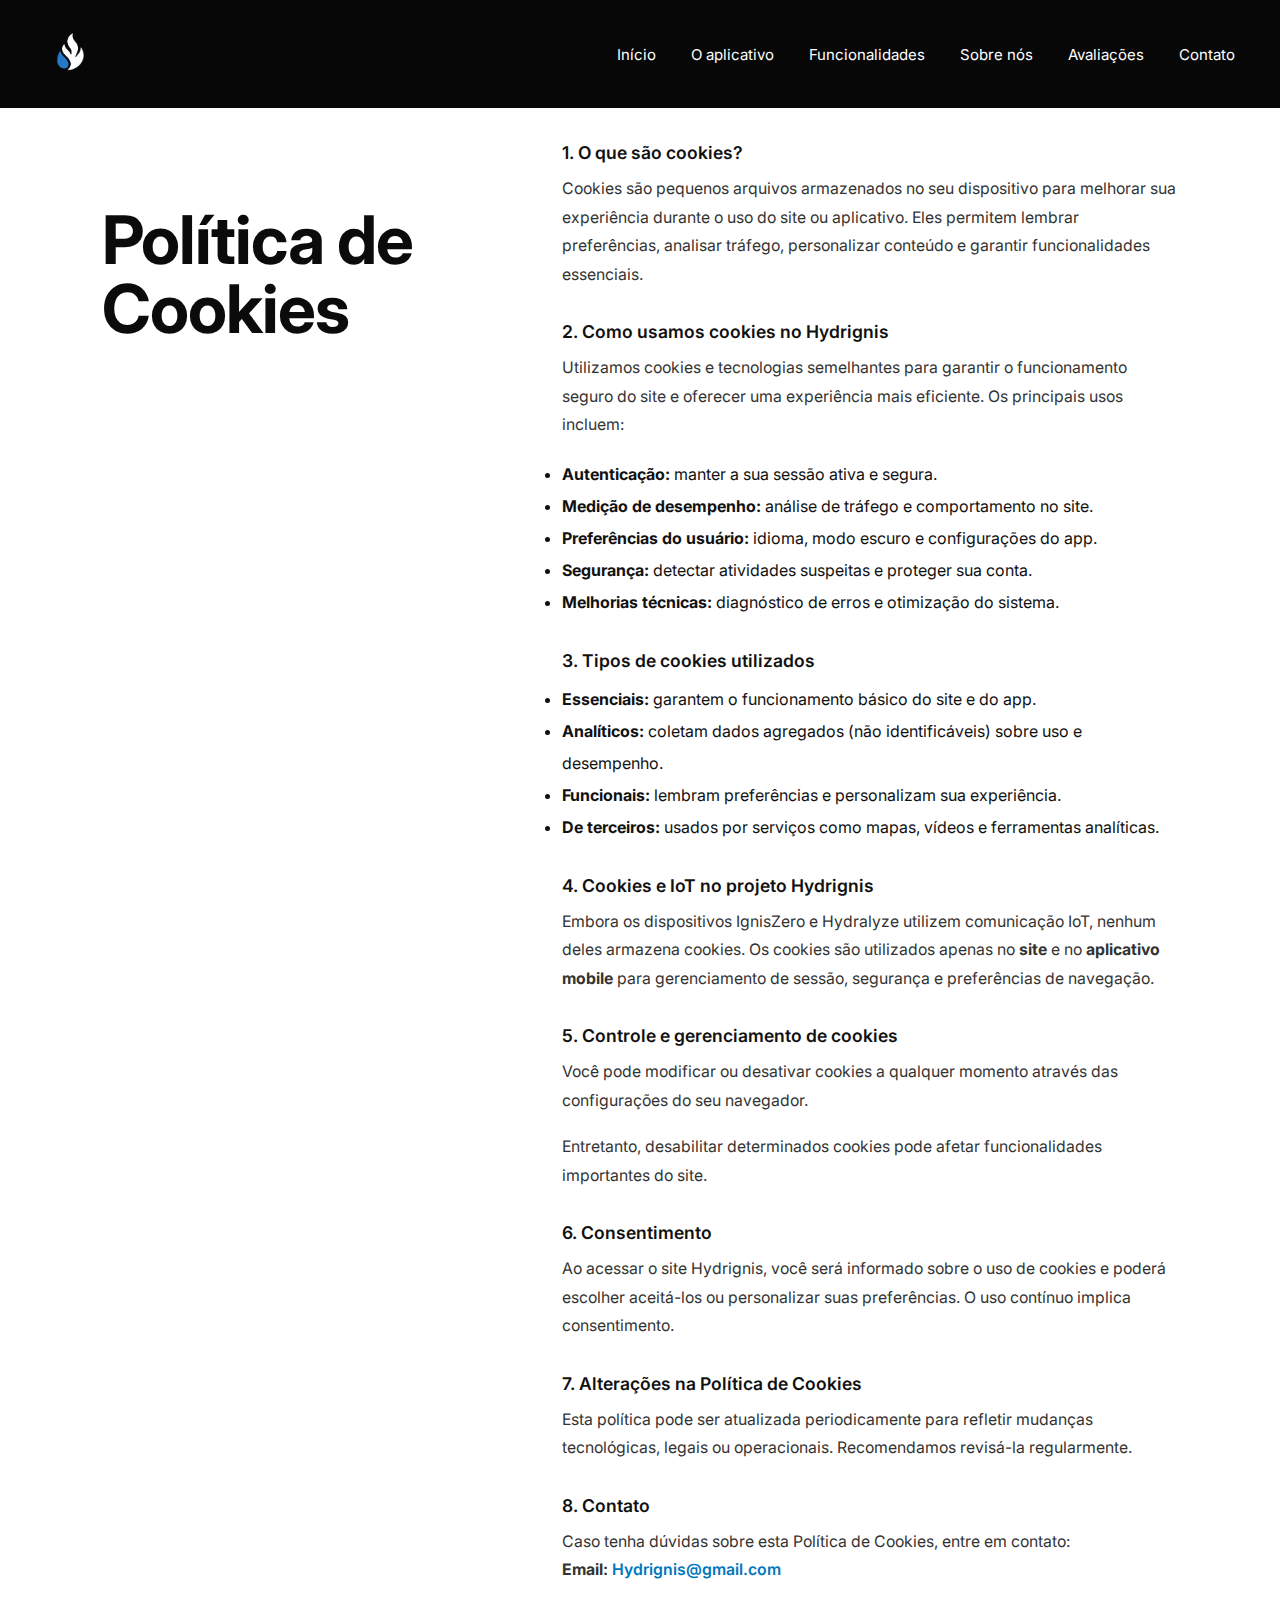
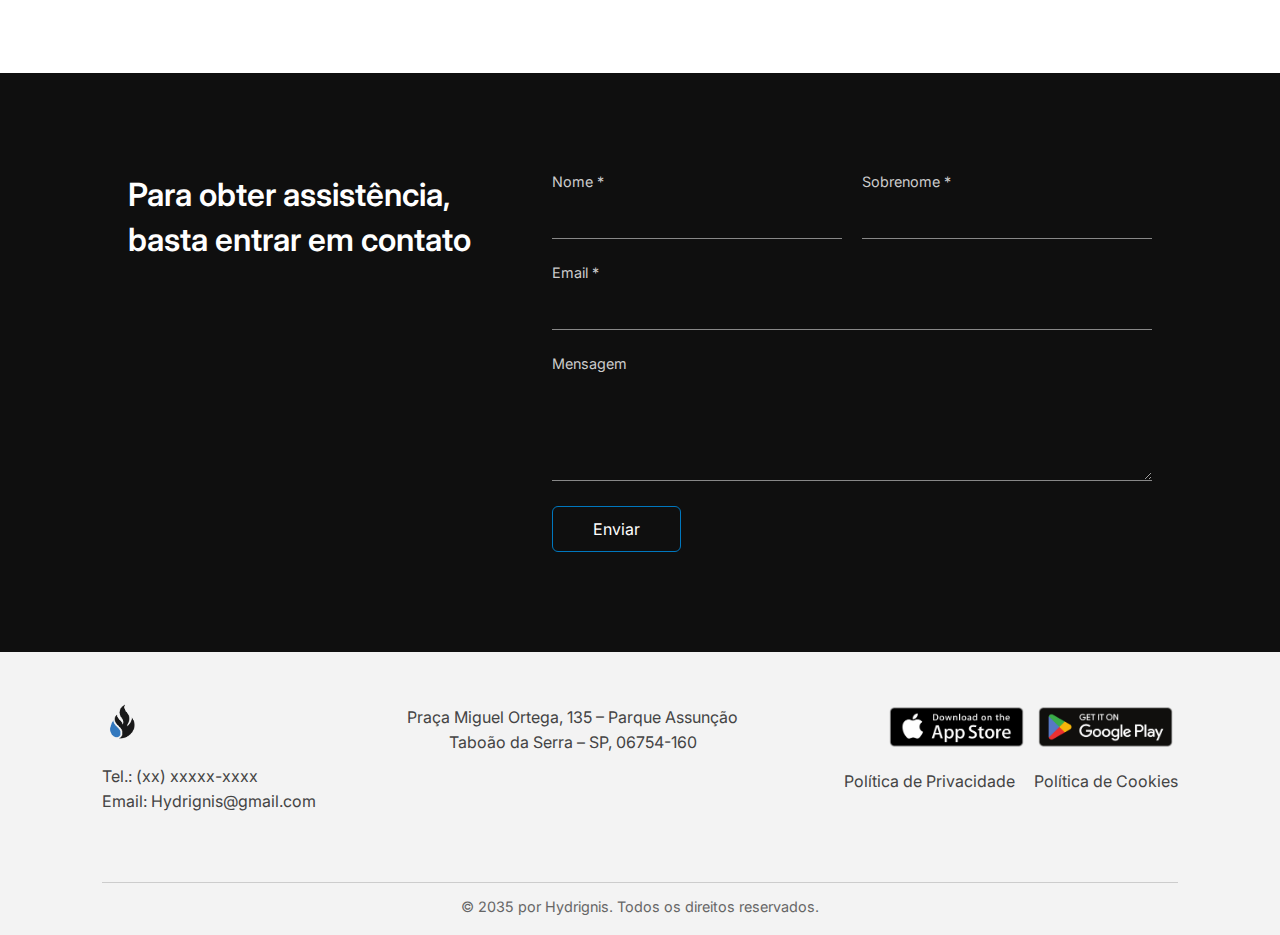
<file: Páginas/cookies.html>
<!DOCTYPE html>
<html lang="pt-BR">

<head>
    <meta charset="UTF-8">
    <meta name="viewport" content="width=device-width, initial-scale=1.0">
    <title>Hydrignis</title>
    <link rel="stylesheet" href="cookies.css">
    <link rel="preconnect" href="https://fonts.googleapis.com">
    <link rel="preconnect" href="https://fonts.gstatic.com" crossorigin>
    <link
        href="https://fonts.googleapis.com/css2?family=Inter:ital,opsz,wght@0,14..32,100..900;1,14..32,100..900&display=swap"
        rel="stylesheet">
    <link rel="icon" type="image/png" href="../Imagens/logo-site-tcc.png">
</head>

<body>

    <header>
        <a href="../index.html"><img src="../Imagens/logo.png" alt="Hydrignis Logo" class="logo"></a>
        <nav>
            <ul>
                <li><a href="../index.html">Início</a></li>
                <li><a href="../index.html">O aplicativo</a></li>
                <li><a href="../index.html">Funcionalidades</a></li>
                <li><a href="../index.html">Sobre nós</a></li>
                <li><a href="../index.html">Avaliações</a></li>
                <li><a href="../index.html">Contato</a></li>
            </ul>
        </nav>
    </header>

    <section class="privacidade">
        <div class="priv-container">
            <div class="priv-left">
                <h1>Política de<br>Cookies</h1>
            </div>

            <div class="priv-right">
                <h3>1. O que são cookies?</h3>
                <p>
                    Cookies são pequenos arquivos armazenados no seu dispositivo para melhorar sua experiência
                    durante o uso do site ou aplicativo. Eles permitem lembrar preferências, analisar tráfego,
                    personalizar conteúdo e garantir funcionalidades essenciais.
                </p>

                <h3>2. Como usamos cookies no Hydrignis</h3>
                <p>
                    Utilizamos cookies e tecnologias semelhantes para garantir o funcionamento seguro do site e
                    oferecer uma experiência mais eficiente. Os principais usos incluem:
                </p>
                <ul>
                    <li><strong>Autenticação:</strong> manter a sua sessão ativa e segura.</li>
                    <li><strong>Medição de desempenho:</strong> análise de tráfego e comportamento no site.</li>
                    <li><strong>Preferências do usuário:</strong> idioma, modo escuro e configurações do app.</li>
                    <li><strong>Segurança:</strong> detectar atividades suspeitas e proteger sua conta.</li>
                    <li><strong>Melhorias técnicas:</strong> diagnóstico de erros e otimização do sistema.</li>
                </ul>

                <h3>3. Tipos de cookies utilizados</h3>
                <ul>
                    <li><strong>Essenciais:</strong> garantem o funcionamento básico do site e do app.</li>
                    <li><strong>Analíticos:</strong> coletam dados agregados (não identificáveis) sobre uso e
                        desempenho.</li>
                    <li><strong>Funcionais:</strong> lembram preferências e personalizam sua experiência.</li>
                    <li><strong>De terceiros:</strong> usados por serviços como mapas, vídeos e ferramentas analíticas.
                    </li>
                </ul>

                <h3>4. Cookies e IoT no projeto Hydrignis</h3>
                <p>
                    Embora os dispositivos IgnisZero e Hydralyze utilizem comunicação IoT, nenhum deles armazena
                    cookies. Os cookies são utilizados apenas no <strong>site</strong> e no <strong>aplicativo
                        mobile</strong>
                    para gerenciamento de sessão, segurança e preferências de navegação.
                </p>

                <h3>5. Controle e gerenciamento de cookies</h3>
                <p>Você pode modificar ou desativar cookies a qualquer momento através das configurações do seu
                    navegador.</p>
                <p>Entretanto, desabilitar determinados cookies pode afetar funcionalidades importantes do site.</p>

                <h3>6. Consentimento</h3>
                <p>
                    Ao acessar o site Hydrignis, você será informado sobre o uso de cookies e poderá escolher
                    aceitá-los ou personalizar suas preferências. O uso contínuo implica consentimento.
                </p>

                <h3>7. Alterações na Política de Cookies</h3>
                <p>
                    Esta política pode ser atualizada periodicamente para refletir mudanças tecnológicas,
                    legais ou operacionais. Recomendamos revisá-la regularmente.
                </p>

                <h3>8. Contato</h3>
                <p>
                    Caso tenha dúvidas sobre esta Política de Cookies, entre em contato:
                    <br>
                    <strong>Email:</strong> <a href="mailto:Hydrignis@gmail.com">Hydrignis@gmail.com</a>
                </p>

            </div>
        </div>
    </section>

    <section class="contato">
        <div class="contato-container">
            <div class="contato-texto">
                <h2>Para obter assistência,<br> basta entrar em contato</h2>
            </div>

            <form class="formulario">
                <div class="linha">
                    <div class="campo">
                        <label for="nome">Nome *</label>
                        <input type="text" id="nome" required>
                    </div>
                    <div class="campo">
                        <label for="sobrenome">Sobrenome *</label>
                        <input type="text" id="sobrenome" required>
                    </div>
                </div>

                <div class="campo">
                    <label for="email">Email *</label>
                    <input type="email" id="email" required>
                </div>

                <div class="campo">
                    <label for="mensagem">Mensagem</label>
                    <textarea id="mensagem" rows="4"></textarea>
                </div>

                <button type="submit" class="btn-enviar">Enviar</button>
            </form>
        </div>
    </section>

    <footer class="footer">
        <div class="footer-container">

            <div class="footer-logo">
                <img src="../Imagens/logo2.png" alt="Logo Hydrignis">
                <p>Tel.: (xx) xxxxx-xxxx</p>
                <p>Email: Hydrignis@gmail.com</p>
                <div class="footer-social">
                    <a href="#"><i class="fa-brands fa-facebook-f"></i></a>
                    <a href="#"><i class="fa-brands fa-twitter"></i></a>
                    <a href="#"><i class="fa-brands fa-linkedin-in"></i></a>
                </div>
            </div>

            <div class="footer-endereco">
                <p>Praça Miguel Ortega, 135 – Parque Assunção</p>
                <p>Taboão da Serra – SP, 06754-160</p>
            </div>

            <div class="footer-lojas">
                <div class="footer-botoes">
                    <img src="../Imagens/apple.png" alt="App Store">
                    <img src="../Imagens/googleplay.png" alt="Google Play">
                </div>
                <div class="footer-politicas">
                    <a href="políticas.html">Política de Privacidade</a>
                    <a href="#">Política de Cookies</a>
                </div>
            </div>

        </div>

        <div class="footer-copy">
            <p>© 2035 por Hydrignis. Todos os direitos reservados.</p>
        </div>
    </footer>


</body>

</html>
</file>
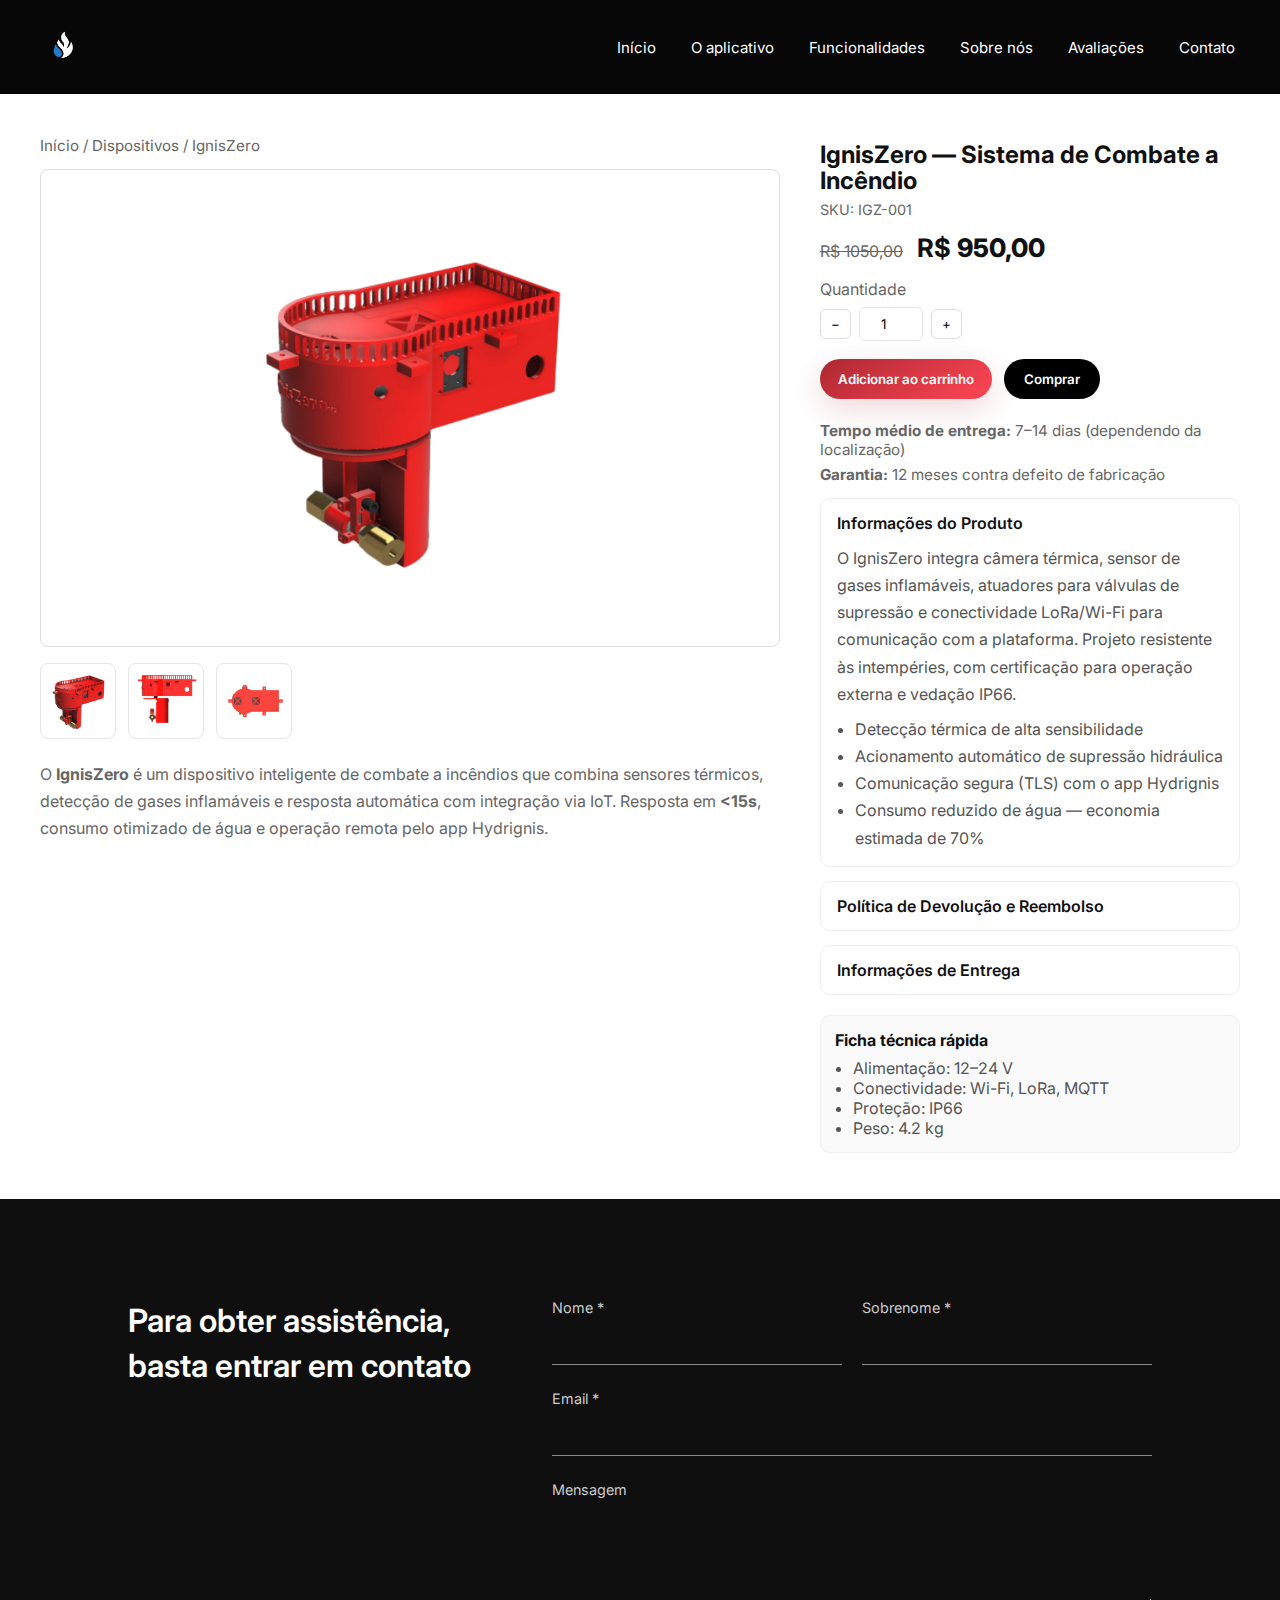
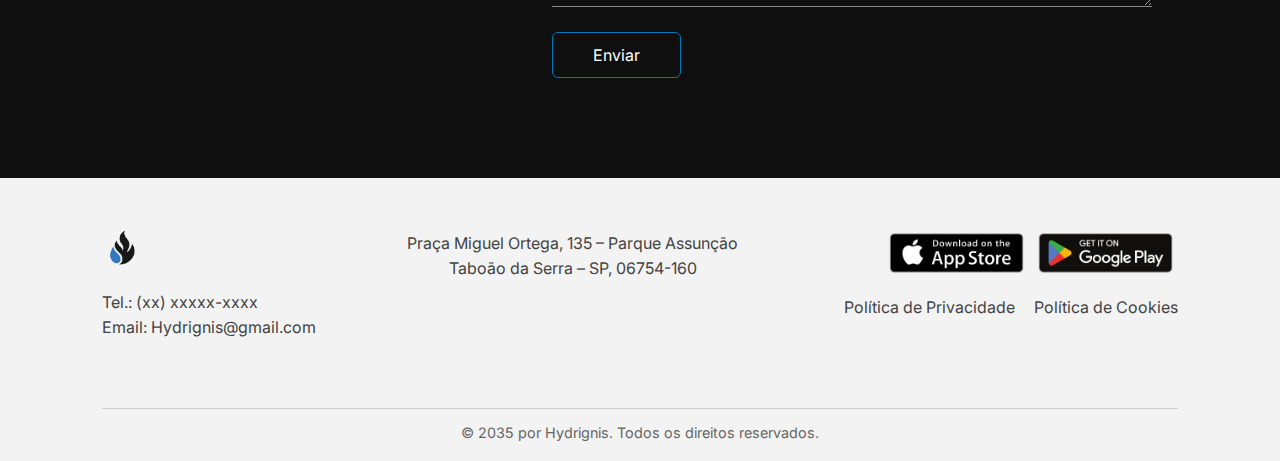
<file: Páginas/ignis.html>
<!DOCTYPE html>
<html lang="pt-BR">

<head>
    <meta charset="UTF-8">
    <meta name="viewport" content="width=device-width, initial-scale=1.0">
    <title>Hydrignis</title>
    <link rel="stylesheet" href="ignis.css">
    <link rel="preconnect" href="https://fonts.googleapis.com">
    <link rel="preconnect" href="https://fonts.gstatic.com" crossorigin>
    <link
        href="https://fonts.googleapis.com/css2?family=Inter:ital,opsz,wght@0,14..32,100..900;1,14..32,100..900&display=swap"
        rel="stylesheet">
    <link rel="icon" type="image/png" href="../Site - TCC/Imagens/logo-site-tcc.png">
</head>

<body>

    <header>
        <a href="../index.html"><img src="../Imagens/logo.png" alt="Hydrignis Logo" class="logo"></a>
        <nav>
            <ul>
                <li><a href="../index.html">Início</a></li>
                <li><a href="../index.html">O aplicativo</a></li>
                <li><a href="../index.html">Funcionalidades</a></li>
                <li><a href="../index.html">Sobre nós</a></li>
                <li><a href="../index.html">Avaliações</a></li>
                <li><a href="../index.html">Contato</a></li>
            </ul>
        </nav>
    </header>

    <main class="produto-page wrap">

        <section class="produto-left">
            <nav class="breadcrumb">Início / Dispositivos / IgnisZero</nav>

            <div class="produto-gallery">
                <div class="imagem-principal">
                    <img src="../Imagens/igniszero.png" alt="IgnisZero - Sistema de combate a incêndio" />
                </div>

                <div class="miniaturas">
                    <img src="../Imagens/igniszero.png" alt="" />
                    <img src="../Imagens/ignis2.png" alt="" />
                    <img src="../Imagens/ignis3.png" alt="" />
                </div>
            </div>

            <div class="descricao-curta">
                <p>
                    O <strong>IgnisZero</strong> é um dispositivo inteligente de combate a incêndios que
                    combina sensores térmicos, detecção de gases inflamáveis e resposta automática com
                    integração via IoT. Resposta em <strong>&lt;15s</strong>, consumo otimizado de água e
                    operação remota pelo app Hydrignis.
                </p>
            </div>
        </section>

        <aside class="produto-right">

            <h1 class="produto-titulo">IgnisZero — Sistema de Combate a Incêndio</h1>
            <div class="sku">SKU: IGZ-001</div>

            <div class="precos">
                <div class="preco-antigo">R$ 1050,00</div>
                <div class="preco-atual">R$ <span class="valor">950,00</span></div>
            </div>

            <div class="quantidade">
                <label for="qtd">Quantidade</label>
                <div class="qtd-controle">
                    <button type="button" class="q-btn" id="q-decr">−</button>
                    <input id="qtd" type="number" value="1" min="1" />
                    <button type="button" class="q-btn" id="q-incr">+</button>
                </div>
            </div>

            <div class="acoes">
                <button class="btn btn-primary" id="add-cart"><i class="fa-solid fa-cart-plus"></i> Adicionar ao
                    carrinho</button>
                <button class="btn btn-ghost" id="comprar">Comprar</button>
            </div>

            <div class="meta">
                <p><strong>Tempo médio de entrega:</strong> 7–14 dias (dependendo da localização)</p>
                <p><strong>Garantia:</strong> 12 meses contra defeito de fabricação</p>
            </div>

            <div class="accordion">
                <details open>
                    <summary>Informações do Produto</summary>
                    <div class="content">
                        <p>
                            O IgnisZero integra câmera térmica, sensor de gases inflamáveis, atuadores para válvulas de
                            supressão
                            e conectividade LoRa/Wi-Fi para comunicação com a plataforma. Projeto resistente às
                            intempéries,
                            com certificação para operação externa e vedação IP66.
                        </p>

                        <ul>
                            <li>Detecção térmica de alta sensibilidade</li>
                            <li>Acionamento automático de supressão hidráulica</li>
                            <li>Comunicação segura (TLS) com o app Hydrignis</li>
                            <li>Consumo reduzido de água — economia estimada de 70%</li>
                        </ul>
                    </div>
                </details>

                <details>
                    <summary>Política de Devolução e Reembolso</summary>
                    <div class="content">
                        <p>
                            Aceitamos devoluções em até 7 dias corridos após o recebimento, desde que o produto esteja
                            em perfeito estado.
                            A garantia técnica cobre defeitos de fabricação no período de 12 meses. Para solicitar
                            suporte ou devolução,
                            contate <a href="mailto:hydrignis@gmail.com">hydrignis@gmail.com</a>.
                        </p>
                    </div>
                </details>

                <details>
                    <summary>Informações de Entrega</summary>
                    <div class="content">
                        <p>
                            Enviamos para todo o Brasil. O prazo estimado varia com a região. Para grandes compras
                            (consulte condições),
                            avaliamos frete especial e instalação técnica in loco.
                        </p>
                    </div>
                </details>
            </div>

            <div class="specs">
                <h4>Ficha técnica rápida</h4>
                <ul>
                    <li>Alimentação: 12–24 V</li>
                    <li>Conectividade: Wi-Fi, LoRa, MQTT</li>
                    <li>Proteção: IP66</li>
                    <li>Peso: 4.2 kg</li>
                </ul>
            </div>

        </aside>

    </main>

    <section class="contato">
        <div class="contato-container">
            <div class="contato-texto">
                <h2>Para obter assistência,<br> basta entrar em contato</h2>
            </div>

            <form class="formulario">
                <div class="linha">
                    <div class="campo">
                        <label for="nome">Nome *</label>
                        <input type="text" id="nome" required>
                    </div>
                    <div class="campo">
                        <label for="sobrenome">Sobrenome *</label>
                        <input type="text" id="sobrenome" required>
                    </div>
                </div>

                <div class="campo">
                    <label for="email">Email *</label>
                    <input type="email" id="email" required>
                </div>

                <div class="campo">
                    <label for="mensagem">Mensagem</label>
                    <textarea id="mensagem" rows="4"></textarea>
                </div>

                <button type="submit" class="btn-enviar">Enviar</button>
            </form>
        </div>
    </section>

    <footer class="footer">
        <div class="footer-container">

            <div class="footer-logo">
                <img src="../Imagens/logo2.png" alt="Logo Hydrignis">
                <p>Tel.: (xx) xxxxx-xxxx</p>
                <p>Email: Hydrignis@gmail.com</p>
                <div class="footer-social">
                    <a href="#"><i class="fa-brands fa-facebook-f"></i></a>
                    <a href="#"><i class="fa-brands fa-twitter"></i></a>
                    <a href="#"><i class="fa-brands fa-linkedin-in"></i></a>
                </div>
            </div>

            <div class="footer-endereco">
                <p>Praça Miguel Ortega, 135 – Parque Assunção</p>
                <p>Taboão da Serra – SP, 06754-160</p>
            </div>

            <div class="footer-lojas">
                <div class="footer-botoes">
                    <img src="../Imagens/apple.png" alt="App Store">
                    <img src="../Imagens/googleplay.png" alt="Google Play">
                </div>
                <div class="footer-politicas">
                    <a href="#">Política de Privacidade</a>
                    <a href="cookies.html">Política de Cookies</a>
                </div>
            </div>

        </div>

        <div class="footer-copy">
            <p>© 2035 por Hydrignis. Todos os direitos reservados.</p>
        </div>
    </footer>

    <script>
        (function () {
            const incr = document.getElementById('q-incr');
            const decr = document.getElementById('q-decr');
            const input = document.getElementById('qtd');

            incr.addEventListener('click', () => input.value = Math.max(1, Number(input.value) + 1));
            decr.addEventListener('click', () => input.value = Math.max(1, Number(input.value) - 1));

            document.getElementById('add-cart').addEventListener('click', (e) => {
                e.preventDefault();
                alert('Produto adicionado ao carrinho: ' + input.value + 'x IgnisZero');
            });
            document.getElementById('comprar').addEventListener('click', (e) => {
                e.preventDefault();
                alert('Iniciando compra de ' + input.value + 'x IgnisZero');
            });

            document.querySelectorAll('.miniaturas img').forEach(thumb => {
                thumb.addEventListener('click', () => {
                    const main = document.querySelector('.imagem-principal img');
                    if (thumb.src) main.src = thumb.src;
                });
            });
        })();
    </script>
</body>

</html>
</file>
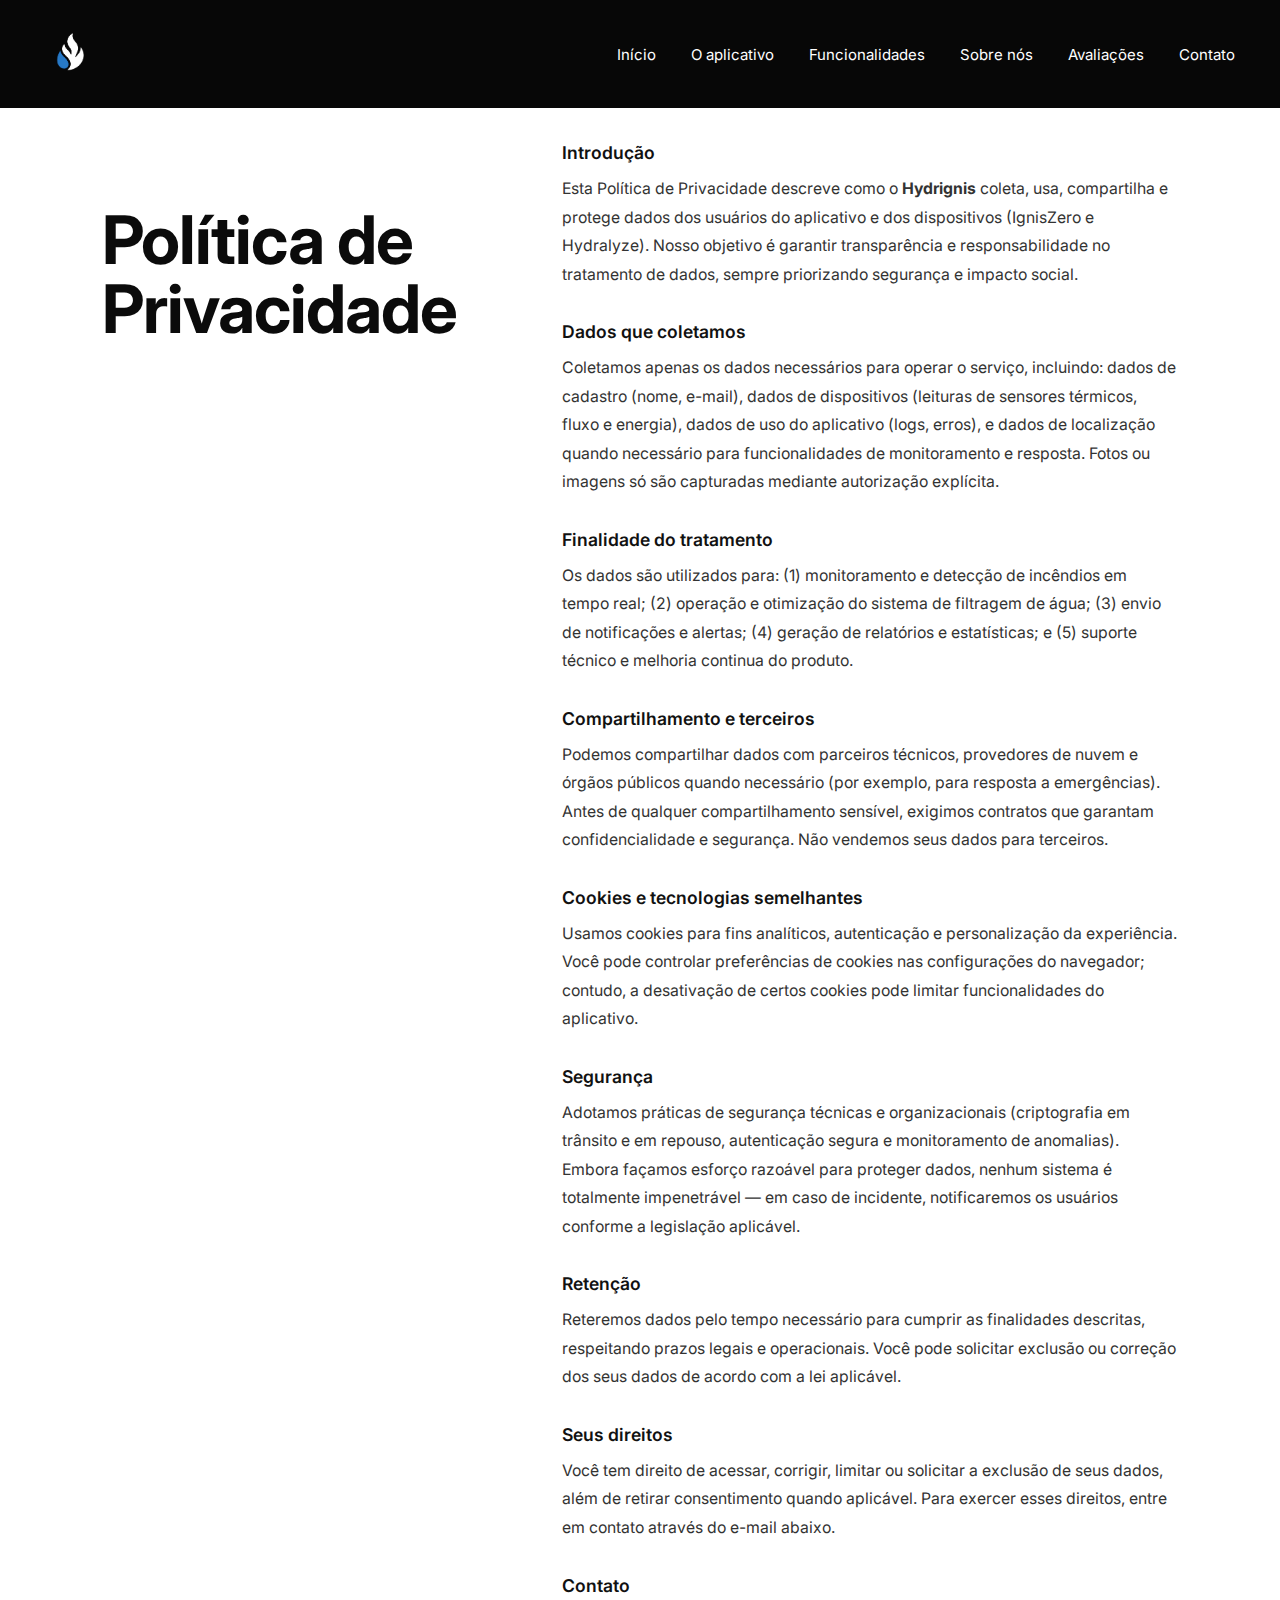
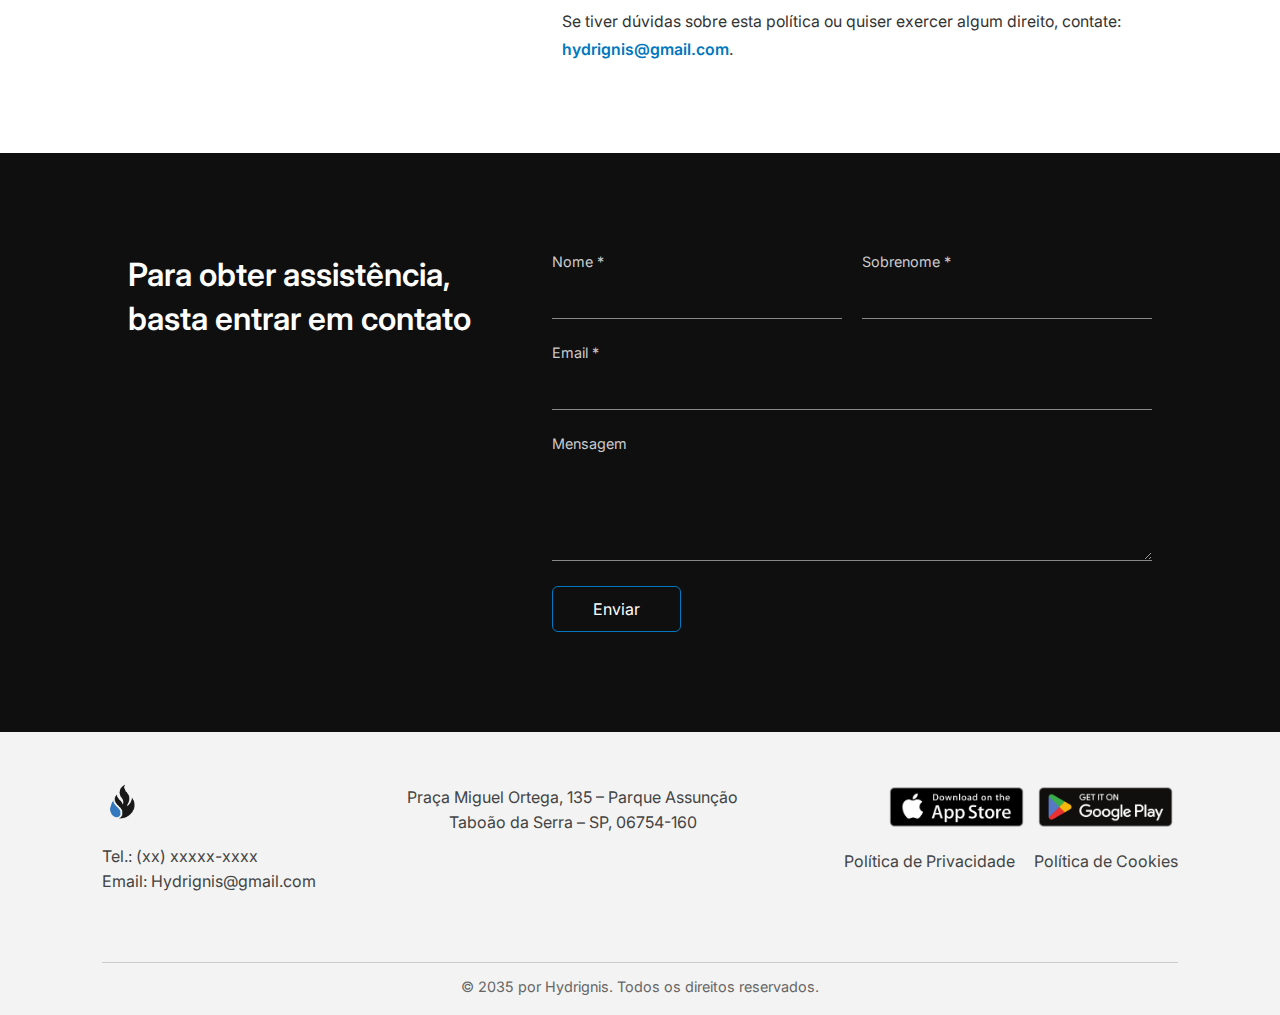
<file: Páginas/políticas.html>
<!DOCTYPE html>
<html lang="pt-BR">

<head>
    <meta charset="UTF-8">
    <meta name="viewport" content="width=device-width, initial-scale=1.0">
    <title>Hydrignis</title>
    <link rel="stylesheet" href="políticas.css">
    <link rel="preconnect" href="https://fonts.googleapis.com">
    <link rel="preconnect" href="https://fonts.gstatic.com" crossorigin>
    <link
        href="https://fonts.googleapis.com/css2?family=Inter:ital,opsz,wght@0,14..32,100..900;1,14..32,100..900&display=swap"
        rel="stylesheet">
    <link rel="icon" type="image/png" href="../Imagens/logo-site-tcc.png">
</head>

<body>

    <header>
        <a href="..//index.html"><img src="../Imagens/logo.png" alt="Hydrignis Logo" class="logo"></a>
        <nav>
            <ul>
                <li><a href="../index.html">Início</a></li>
                <li><a href="../index.html">O aplicativo</a></li>
                <li><a href="../index.html">Funcionalidades</a></li>
                <li><a href="../index.html">Sobre nós</a></li>
                <li><a href="../index.html">Avaliações</a></li>
                <li><a href="../index.html">Contato</a></li>
            </ul>
        </nav>
    </header>

    <section class="privacidade">
        <div class="priv-container">
          <div class="priv-left">
            <h1>Política de<br>Privacidade</h1>
          </div>
      
          <div class="priv-right">
            <h3>Introdução</h3>
            <p>Esta Política de Privacidade descreve como o <strong>Hydrignis</strong> coleta, usa, compartilha e protege dados dos usuários do aplicativo e dos dispositivos (IgnisZero e Hydralyze). Nosso objetivo é garantir transparência e responsabilidade no tratamento de dados, sempre priorizando segurança e impacto social.</p>
      
            <h3>Dados que coletamos</h3>
            <p>Coletamos apenas os dados necessários para operar o serviço, incluindo: dados de cadastro (nome, e-mail), dados de dispositivos (leituras de sensores térmicos, fluxo e energia), dados de uso do aplicativo (logs, erros), e dados de localização quando necessário para funcionalidades de monitoramento e resposta. Fotos ou imagens só são capturadas mediante autorização explícita.</p>
      
            <h3>Finalidade do tratamento</h3>
            <p>Os dados são utilizados para: (1) monitoramento e detecção de incêndios em tempo real; (2) operação e otimização do sistema de filtragem de água; (3) envio de notificações e alertas; (4) geração de relatórios e estatísticas; e (5) suporte técnico e melhoria continua do produto.</p>
      
            <h3>Compartilhamento e terceiros</h3>
            <p>Podemos compartilhar dados com parceiros técnicos, provedores de nuvem e órgãos públicos quando necessário (por exemplo, para resposta a emergências). Antes de qualquer compartilhamento sensível, exigimos contratos que garantam confidencialidade e segurança. Não vendemos seus dados para terceiros.</p>
      
            <h3>Cookies e tecnologias semelhantes</h3>
            <p>Usamos cookies para fins analíticos, autenticação e personalização da experiência. Você pode controlar preferências de cookies nas configurações do navegador; contudo, a desativação de certos cookies pode limitar funcionalidades do aplicativo.</p>
      
            <h3>Segurança</h3>
            <p>Adotamos práticas de segurança técnicas e organizacionais (criptografia em trânsito e em repouso, autenticação segura e monitoramento de anomalias). Embora façamos esforço razoável para proteger dados, nenhum sistema é totalmente impenetrável — em caso de incidente, notificaremos os usuários conforme a legislação aplicável.</p>
      
            <h3>Retenção</h3>
            <p>Reteremos dados pelo tempo necessário para cumprir as finalidades descritas, respeitando prazos legais e operacionais. Você pode solicitar exclusão ou correção dos seus dados de acordo com a lei aplicável.</p>
      
            <h3>Seus direitos</h3>
            <p>Você tem direito de acessar, corrigir, limitar ou solicitar a exclusão de seus dados, além de retirar consentimento quando aplicável. Para exercer esses direitos, entre em contato através do e-mail abaixo.</p>
      
            <h3>Contato</h3>
            <p>Se tiver dúvidas sobre esta política ou quiser exercer algum direito, contate: <a href="mailto:hydrignis@gmail.com">hydrignis@gmail.com</a>.</p>
      
          </div>
        </div>
      </section>      
      
    <section class="contato">
        <div class="contato-container">
            <div class="contato-texto">
                <h2>Para obter assistência,<br> basta entrar em contato</h2>
            </div>

            <form class="formulario">
                <div class="linha">
                    <div class="campo">
                        <label for="nome">Nome *</label>
                        <input type="text" id="nome" required>
                    </div>
                    <div class="campo">
                        <label for="sobrenome">Sobrenome *</label>
                        <input type="text" id="sobrenome" required>
                    </div>
                </div>

                <div class="campo">
                    <label for="email">Email *</label>
                    <input type="email" id="email" required>
                </div>

                <div class="campo">
                    <label for="mensagem">Mensagem</label>
                    <textarea id="mensagem" rows="4"></textarea>
                </div>

                <button type="submit" class="btn-enviar">Enviar</button>
            </form>
        </div>
    </section>

    <footer class="footer">
        <div class="footer-container">

            <div class="footer-logo">
                <img src="../Imagens/logo2.png" alt="Logo Hydrignis">
                <p>Tel.: (xx) xxxxx-xxxx</p>
                <p>Email: Hydrignis@gmail.com</p>
                <div class="footer-social">
                    <a href="#"><i class="fa-brands fa-facebook-f"></i></a>
                    <a href="#"><i class="fa-brands fa-twitter"></i></a>
                    <a href="#"><i class="fa-brands fa-linkedin-in"></i></a>
                </div>
            </div>

            <div class="footer-endereco">
                <p>Praça Miguel Ortega, 135 – Parque Assunção</p>
                <p>Taboão da Serra – SP, 06754-160</p>
            </div>

            <div class="footer-lojas">
                <div class="footer-botoes">
                    <img src="../Imagens/apple.png" alt="App Store">
                    <img src="../Imagens/googleplay.png" alt="Google Play">
                </div>
                <div class="footer-politicas">
                    <a href="#">Política de Privacidade</a>
                    <a href="cookies.html">Política de Cookies</a>
                </div>
            </div>

        </div>

        <div class="footer-copy">
            <p>© 2035 por Hydrignis. Todos os direitos reservados.</p>
        </div>
    </footer>


</body>

</html>
</file>
<file: Páginas/cookies.css>
* {
    margin: 0;
    padding: 0;
    box-sizing: border-box;
    font-family: 'Inter', sans-serif;
}

body {
    background-color: #000;
    color: #fff;
}

header {
    width: 100%;
    background-color: #070707;
    display: flex;
    justify-content: space-between;
    align-items: center;
    padding: 3vh 5vh;
    position: fixed;
    top: 0;
    left: 0;
    z-index: 10;
}

.logo {
    height: 50px;
}

nav ul {
    display: flex;
    list-style: none;
    gap: 35px;
}

nav ul li a {
    text-decoration: none;
    color: #fff;
    font-size: 15px;
    transition: color 0.3s;
    font-family: "Inter", sans-serif;
}

nav ul li a:hover {
    color: #00aaff;
}

.footer {
    background-color: #f3f3f3;
    color: #111;
    padding: 50px 8% 20px;
    font-family: "Inter", sans-serif;
}

.footer-container {
    display: flex;
    justify-content: space-between;
    flex-wrap: wrap;
    align-items: flex-start;
    gap: 40px;
}

.footer-logo img {
    width: 40px;
    margin-bottom: 15px;
}

.footer-logo p {
    margin: 5px 0;
    color: #444;
}

.footer-social {
    margin-top: 10px;
}

.footer-social a {
    color: #111;
    margin-right: 15px;
    font-size: 1.1rem;
    transition: 0.3s ease;
}

.footer-social a:hover {
    color: #AD2831;
}

.footer-endereco p {
    color: #444;
    margin: 5px 0;
    text-align: center;
}

.footer-lojas {
    text-align: right;
}

.footer-botoes img {
    height: 40px;
    margin: 5px;
    cursor: pointer;
    transition: transform 0.3s ease;
}

.footer-botoes img:hover {
    transform: scale(1.05);
}

.footer-politicas {
    margin-top: 15px;
}

.footer-politicas a {
    color: #444;
    margin-left: 15px;
    text-decoration: none;
    transition: color 0.3s ease;
}

.footer-politicas a:hover {
    color: #0077BE;
}

.footer-copy {
    text-align: center;
    border-top: 1px solid #ccc;
    margin-top: 40px;
    padding-top: 15px;
    font-size: 0.9rem;
    color: #666;
}

@media (max-width: 850px) {
    .footer-container {
        flex-direction: column;
        text-align: center;
    }

    .footer-lojas {
        text-align: center;
    }

    .footer-politicas a {
        margin: 0 8px;
    }
}

.contato {
    background-color: #0f0f0f;
    color: #fff;
    padding: 100px 10%;
}

.contato-container {
    display: flex;
    justify-content: space-between;
    flex-wrap: wrap;
    align-items: flex-start;
    gap: 60px;
}

.contato-texto h2 {
    font-size: 2rem;
    line-height: 1.4;
    font-weight: 600;
}

.formulario {
    flex: 1;
    max-width: 600px;
}

.linha {
    display: flex;
    gap: 20px;
}

.campo {
    display: flex;
    flex-direction: column;
    margin-bottom: 25px;
    flex: 1;
}

.campo label {
    font-size: 0.9rem;
    color: #ccc;
    margin-bottom: 8px;
}

.campo input,
.campo textarea {
    background: transparent;
    border: none;
    border-bottom: 1px solid #888;
    padding: 10px 5px;
    color: #fff;
    font-size: 1rem;
    outline: none;
    transition: border-color 0.3s ease;
}

.campo input:focus,
.campo textarea:focus {
    border-color: #0077BE;
}

.btn-enviar {
    background: transparent;
    color: #fff;
    border: 1px solid #0077BE;
    padding: 12px 40px;
    border-radius: 6px;
    cursor: pointer;
    transition: 0.3s ease;
    font-size: 1rem;
}

.btn-enviar:hover {
    background-color: #0077BE;
    transform: translateY(-2px);
}

@media (max-width: 850px) {
    .contato-container {
        flex-direction: column;
    }

    .linha {
        flex-direction: column;
    }

    .contato-texto {
        text-align: center;
    }

    .formulario {
        max-width: 100%;
    }
}

.privacidade {
    background: #ffffff;
    color: #111;
    padding-top: 110px;
    padding-right: 8%;
    padding-left: 8%;
    padding-bottom: 70px;
    font-family: "Inter", sans-serif;
    position: relative;
  }
  
  .priv-container {
    display: grid;
    grid-template-columns: 420px 1fr;
    gap: 40px;
    align-items: start;
    max-width: 1200px;
    margin: 0 auto;
  }
  
  .priv-left h1 {
    font-size: 4.2rem;
    line-height: 1.02;
    margin: 0;
    font-weight: 700;
    color: #0b0b0b;
    letter-spacing: -1px;
    margin-top: 6rem;
  }
  
  .priv-right h3 {
    font-size: 1.1rem;
    color: #111;
    margin-top: 2rem;
    margin-bottom: 12px;
    font-weight: 600;
  }
  
  .priv-right p {
    color: #333;
    line-height: 1.8;
    margin-bottom: 18px;
    font-size: 0.99rem;
  }
  
  .priv-right a {
    color: #0077BE;
    text-decoration: none;
    font-weight: 600;
  }
  .priv-right a:hover {
    text-decoration: underline;
  }
  
  .priv-right .small {
    font-size: 0.85rem;
    color: #777;
    margin-top: 6px;
  }

  .priv-right li{
    line-height: 2;
  }
  
  @media (max-width: 980px) {
    .priv-container {
      grid-template-columns: 1fr;
      gap: 28px;
    }
    .priv-left h1 {
      font-size: 2.4rem;
      text-align: left;
    }
    .priv-right {
      padding-top: 10px;
    }
  }
</file>
<file: Páginas/ignis.css>
* {
    margin: 0;
    padding: 0;
    box-sizing: border-box;
    font-family: 'Inter', sans-serif;
}

body {
    background-color: #000;
    color: #fff;
}

header {
    width: 100%;
    background-color: #070707;
    display: flex;
    justify-content: space-between;
    align-items: center;
    padding: 3vh 5vh;
    position: fixed;
    top: 0;
    left: 0;
    z-index: 10;
}

.logo {
    height: 50px;
}

nav ul {
    display: flex;
    list-style: none;
    gap: 35px;
}

nav ul li a {
    text-decoration: none;
    color: #fff;
    font-size: 15px;
    transition: color 0.3s;
    font-family: "Inter", sans-serif;
}

nav ul li a:hover {
    color: #00aaff;
}

.footer {
    background-color: #f3f3f3;
    color: #111;
    padding: 50px 8% 20px;
    font-family: "Inter", sans-serif;
}

.footer-container {
    display: flex;
    justify-content: space-between;
    flex-wrap: wrap;
    align-items: flex-start;
    gap: 40px;
}

.footer-logo img {
    width: 40px;
    margin-bottom: 15px;
}

.footer-logo p {
    margin: 5px 0;
    color: #444;
}

.footer-social {
    margin-top: 10px;
}

.footer-social a {
    color: #111;
    margin-right: 15px;
    font-size: 1.1rem;
    transition: 0.3s ease;
}

.footer-social a:hover {
    color: #AD2831;
}

.footer-endereco p {
    color: #444;
    margin: 5px 0;
    text-align: center;
}

.footer-lojas {
    text-align: right;
}

.footer-botoes img {
    height: 40px;
    margin: 5px;
    cursor: pointer;
    transition: transform 0.3s ease;
}

.footer-botoes img:hover {
    transform: scale(1.05);
}

.footer-politicas {
    margin-top: 15px;
}

.footer-politicas a {
    color: #444;
    margin-left: 15px;
    text-decoration: none;
    transition: color 0.3s ease;
}

.footer-politicas a:hover {
    color: #0077BE;
}

.footer-copy {
    text-align: center;
    border-top: 1px solid #ccc;
    margin-top: 40px;
    padding-top: 15px;
    font-size: 0.9rem;
    color: #666;
}

@media (max-width: 850px) {
    .footer-container {
        flex-direction: column;
        text-align: center;
    }

    .footer-lojas {
        text-align: center;
    }

    .footer-politicas a {
        margin: 0 8px;
    }
}

.contato {
    background-color: #0f0f0f;
    color: #fff;
    padding: 100px 10%;
}

.contato-container {
    display: flex;
    justify-content: space-between;
    flex-wrap: wrap;
    align-items: flex-start;
    gap: 60px;
}

.contato-texto h2 {
    font-size: 2rem;
    line-height: 1.4;
    font-weight: 600;
}

.formulario {
    flex: 1;
    max-width: 600px;
}

.linha {
    display: flex;
    gap: 20px;
}

.campo {
    display: flex;
    flex-direction: column;
    margin-bottom: 25px;
    flex: 1;
}

.campo label {
    font-size: 0.9rem;
    color: #ccc;
    margin-bottom: 8px;
}

.campo input,
.campo textarea {
    background: transparent;
    border: none;
    border-bottom: 1px solid #888;
    padding: 10px 5px;
    color: #fff;
    font-size: 1rem;
    outline: none;
    transition: border-color 0.3s ease;
}

.campo input:focus,
.campo textarea:focus {
    border-color: #0077BE;
}

.btn-enviar {
    background: transparent;
    color: #fff;
    border: 1px solid #0077BE;
    padding: 12px 40px;
    border-radius: 6px;
    cursor: pointer;
    transition: 0.3s ease;
    font-size: 1rem;
}

.btn-enviar:hover {
    background-color: #0077BE;
    transform: translateY(-2px);
}

@media (max-width: 850px) {
    .contato-container {
        flex-direction: column;
    }

    .linha {
        flex-direction: column;
    }

    .contato-texto {
        text-align: center;
    }

    .formulario {
        max-width: 100%;
    }
}

:root {
    --bg: #ffffff;
    --text: #111;
    --muted: #666;
    --accent: #AD2831;
    --radius: 12px;
    --wrap: 1200px;
}

* {
    box-sizing: border-box
}

body {
    font-family: "Inter", system-ui, -apple-system, "Segoe UI", Roboto, "Helvetica Neue", Arial;
    margin: 0;
    color: var(--text);
    background: var(--bg);
    -webkit-font-smoothing: antialiased;
    -moz-osx-font-smoothing: grayscale;
}

.wrap {
    max-width: var(--wrap);
    margin: 0 auto;
    padding: 0 20px;
}

.site-header {
    border-bottom: 1px solid #eee;
    background: #fff;
}

.site-header .wrap {
    display: flex;
    align-items: center;
    justify-content: space-between;
    padding: 18px 20px;
}

.logo {
    height: 36px
}

.top-nav a {
    color: #333;
    text-decoration: none;
    margin-left: 18px;
    font-weight: 600;
    font-size: 0.95rem
}

.produto-page {
    display: grid;
    grid-template-columns: 1fr 420px;
    gap: 40px;
    padding: 40px 0;
    align-items: start;
    margin-top: 6rem;
}

.breadcrumb {
    color: var(--muted);
    font-size: 0.95rem;
    margin-bottom: 14px
}



.imagem-principal {
    background: #fff;
    border: 1px solid #ddd;
    padding: 28px;
    border-radius: 8px;
    display: flex;
    align-items: center;
    justify-content: center;
}

.imagem-principal img {
    max-width: 100%;
    height: auto;
    display: block;
    object-fit: contain;
    width: 420px;
    height: 420px
}

.miniaturas {
    display: flex;
    gap: 12px;
    margin-top: 16px
}

.miniaturas img {
    width: 76px;
    height: 76px;
    object-fit: cover;
    border-radius: 8px;
    border: 1px solid #e6e6e6;
    cursor: pointer;
    transition: transform .18s
}

.miniaturas img:hover {
    transform: translateY(-4px)
}

.descricao-curta {
    margin-top: 22px;
    color: var(--muted);
    line-height: 1.7
}

.produto-right {
    background: transparent;
    padding: 6px 0
}

.produto-titulo {
    font-size: 1.5rem;
    margin: 0 0 6px 0;
    line-height: 1.1
}

.sku {
    color: var(--muted);
    font-size: 0.9rem;
    margin-bottom: 14px
}

.precos {
    display: flex;
    gap: 14px;
    align-items: baseline;
    margin-bottom: 16px
}

.preco-antigo {
    color: var(--muted);
    text-decoration: line-through
}

.preco-atual {
    font-size: 1.6rem;
    font-weight: 700;
    color: var(--text)
}

.preco-atual .valor {
    font-weight: 800
}

.quantidade {
    margin-bottom: 18px
}

.quantidade label {
    display: block;
    color: var(--muted);
    margin-bottom: 8px
}

.qtd-controle {
    display: flex;
    align-items: center;
    gap: 8px
}

.q-btn {
    background: #fff;
    border: 1px solid #ddd;
    padding: 6px 10px;
    border-radius: 6px;
    cursor: pointer
}

.q-btn:hover {
    background: #f7f7f7
}

#qtd {
    width: 64px;
    padding: 8px;
    border: 1px solid #e6e6e6;
    border-radius: 6px;
    text-align: center
}


.acoes {
    display: flex;
    gap: 12px;
    margin: 18px 0 22px
}

.btn {
    padding: 12px 18px;
    border-radius: 28px;
    border: none;
    cursor: pointer;
    font-weight: 600
}

.btn-primary {
    background: linear-gradient(145deg, var(--accent), #ff4655);
    color: #fff;
    box-shadow: 0 10px 30px rgba(173, 40, 49, 0.18)
}

.btn-ghost {
    background: #000;
    color: #fff;
    border-radius: 28px;
    padding: 12px 20px
}

.meta p {
    color: var(--muted);
    font-size: 0.95rem;
    margin: 6px 0 0
}

.accordion details {
    background: #fff;
    border-radius: 10px;
    padding: 14px 16px;
    border: 1px solid #eee;
    margin-top: 14px
}

.accordion summary {
    cursor: pointer;
    font-weight: 600;
    display: flex;
    justify-content: space-between;
    align-items: center
}

.accordion .content {
    margin-top: 12px;
    color: #555;
    line-height: 1.7
}

.accordion ul {
    margin-top: 8px;
    margin-left: 18px;
    color: #555
}

.specs {
    margin-top: 20px;
    background: #fafafa;
    border: 1px solid #eee;
    padding: 14px;
    border-radius: 10px
}

.specs h4 {
    margin: 0 0 8px 0
}

.specs ul {
    margin: 0;
    padding-left: 18px;
    color: #555
}


@media (max-width:1100px) {
    .produto-page {
        grid-template-columns: 1fr 380px
    }

    .imagem-principal img {
        width: 360px;
        height: 360px
    }
}

@media (max-width:880px) {
    .produto-page {
        grid-template-columns: 1fr;
        padding: 20px 0
    }

    .imagem-principal img {
        width: 100%;
        height: auto
    }

    .produto-right {
        order: 2
    }

    .produto-left {
        order: 1
    }

    .site-header .wrap {
        padding: 12px 16px
    }
}
</file>
<file: Páginas/políticas.css>
* {
    margin: 0;
    padding: 0;
    box-sizing: border-box;
    font-family: 'Inter', sans-serif;
}

body {
    background-color: #000;
    color: #fff;
}

header {
    width: 100%;
    background-color: #070707;
    display: flex;
    justify-content: space-between;
    align-items: center;
    padding: 3vh 5vh;
    position: fixed;
    top: 0;
    left: 0;
    z-index: 10;
}

.logo {
    height: 50px;
}

nav ul {
    display: flex;
    list-style: none;
    gap: 35px;
}

nav ul li a {
    text-decoration: none;
    color: #fff;
    font-size: 15px;
    transition: color 0.3s;
    font-family: "Inter", sans-serif;
}

nav ul li a:hover {
    color: #00aaff;
}

.footer {
    background-color: #f3f3f3;
    color: #111;
    padding: 50px 8% 20px;
    font-family: "Inter", sans-serif;
}

.footer-container {
    display: flex;
    justify-content: space-between;
    flex-wrap: wrap;
    align-items: flex-start;
    gap: 40px;
}

.footer-logo img {
    width: 40px;
    margin-bottom: 15px;
}

.footer-logo p {
    margin: 5px 0;
    color: #444;
}

.footer-social {
    margin-top: 10px;
}

.footer-social a {
    color: #111;
    margin-right: 15px;
    font-size: 1.1rem;
    transition: 0.3s ease;
}

.footer-social a:hover {
    color: #AD2831;
}

.footer-endereco p {
    color: #444;
    margin: 5px 0;
    text-align: center;
}

.footer-lojas {
    text-align: right;
}

.footer-botoes img {
    height: 40px;
    margin: 5px;
    cursor: pointer;
    transition: transform 0.3s ease;
}

.footer-botoes img:hover {
    transform: scale(1.05);
}

.footer-politicas {
    margin-top: 15px;
}

.footer-politicas a {
    color: #444;
    margin-left: 15px;
    text-decoration: none;
    transition: color 0.3s ease;
}

.footer-politicas a:hover {
    color: #0077BE;
}

.footer-copy {
    text-align: center;
    border-top: 1px solid #ccc;
    margin-top: 40px;
    padding-top: 15px;
    font-size: 0.9rem;
    color: #666;
}

@media (max-width: 850px) {
    .footer-container {
        flex-direction: column;
        text-align: center;
    }

    .footer-lojas {
        text-align: center;
    }

    .footer-politicas a {
        margin: 0 8px;
    }
}

.contato {
    background-color: #0f0f0f;
    color: #fff;
    padding: 100px 10%;
}

.contato-container {
    display: flex;
    justify-content: space-between;
    flex-wrap: wrap;
    align-items: flex-start;
    gap: 60px;
}

.contato-texto h2 {
    font-size: 2rem;
    line-height: 1.4;
    font-weight: 600;
}

.formulario {
    flex: 1;
    max-width: 600px;
}

.linha {
    display: flex;
    gap: 20px;
}

.campo {
    display: flex;
    flex-direction: column;
    margin-bottom: 25px;
    flex: 1;
}

.campo label {
    font-size: 0.9rem;
    color: #ccc;
    margin-bottom: 8px;
}

.campo input,
.campo textarea {
    background: transparent;
    border: none;
    border-bottom: 1px solid #888;
    padding: 10px 5px;
    color: #fff;
    font-size: 1rem;
    outline: none;
    transition: border-color 0.3s ease;
}

.campo input:focus,
.campo textarea:focus {
    border-color: #0077BE;
}

.btn-enviar {
    background: transparent;
    color: #fff;
    border: 1px solid #0077BE;
    padding: 12px 40px;
    border-radius: 6px;
    cursor: pointer;
    transition: 0.3s ease;
    font-size: 1rem;
}

.btn-enviar:hover {
    background-color: #0077BE;
    transform: translateY(-2px);
}

@media (max-width: 850px) {
    .contato-container {
        flex-direction: column;
    }

    .linha {
        flex-direction: column;
    }

    .contato-texto {
        text-align: center;
    }

    .formulario {
        max-width: 100%;
    }
}

.privacidade {
    background: #ffffff;
    color: #111;
    padding-top: 110px;
    padding-right: 8%;
    padding-left: 8%;
    padding-bottom: 70px;
    font-family: "Inter", sans-serif;
    position: relative;
  }
  
  .priv-container {
    display: grid;
    grid-template-columns: 420px 1fr;
    gap: 40px;
    align-items: start;
    max-width: 1200px;
    margin: 0 auto;
  }
  
  .priv-left h1 {
    font-size: 4.2rem;
    line-height: 1.02;
    margin: 0;
    font-weight: 700;
    color: #0b0b0b;
    letter-spacing: -1px;
    margin-top: 6rem;
  }
  
  .priv-right h3 {
    font-size: 1.1rem;
    color: #111;
    margin-top: 2rem;
    margin-bottom: 12px;
    font-weight: 600;
  }
  
  .priv-right p {
    color: #333;
    line-height: 1.8;
    margin-bottom: 18px;
    font-size: 0.99rem;
  }
  
  .priv-right a {
    color: #0077BE;
    text-decoration: none;
    font-weight: 600;
  }
  .priv-right a:hover {
    text-decoration: underline;
  }
  
  .priv-right .small {
    font-size: 0.85rem;
    color: #777;
    margin-top: 6px;
  }
  
  @media (max-width: 980px) {
    .priv-container {
      grid-template-columns: 1fr;
      gap: 28px;
    }
    .priv-left h1 {
      font-size: 2.4rem;
      text-align: left;
    }
    .priv-right {
      padding-top: 10px;
    }
  }
</file>
